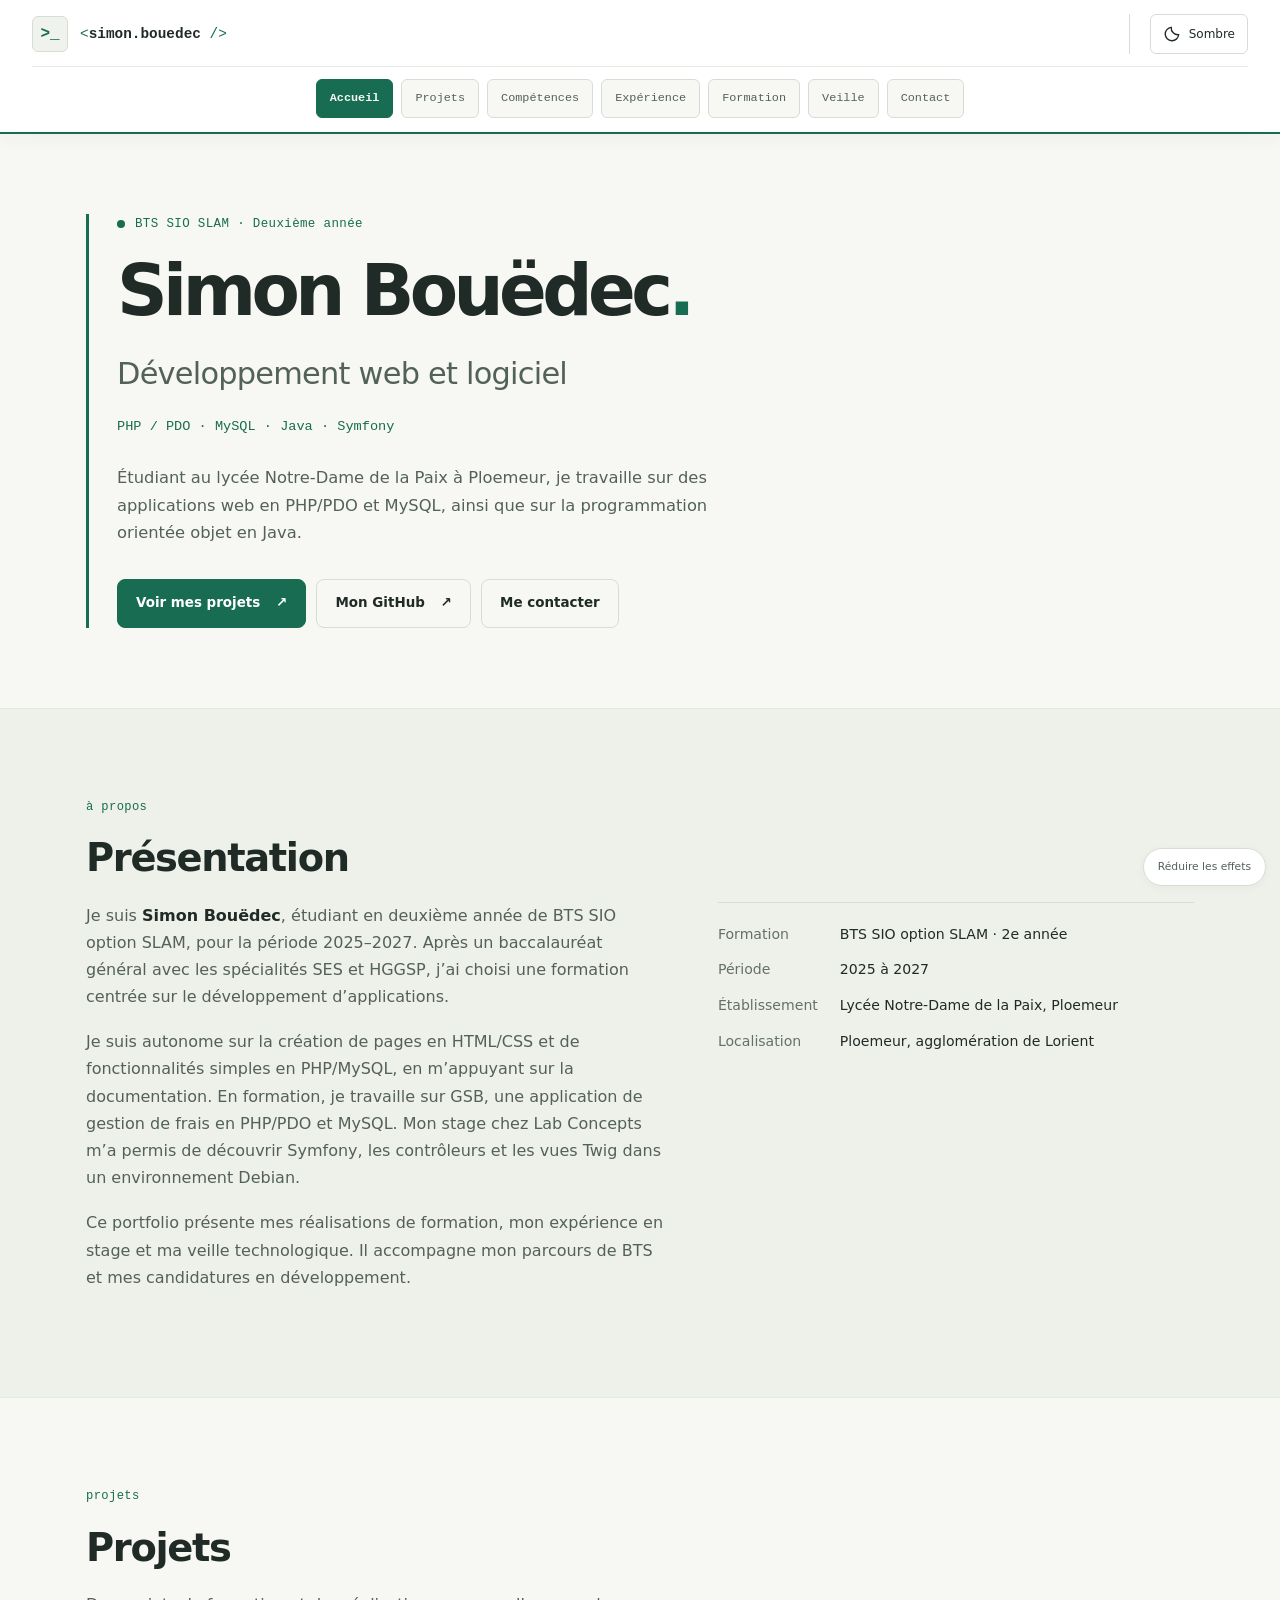
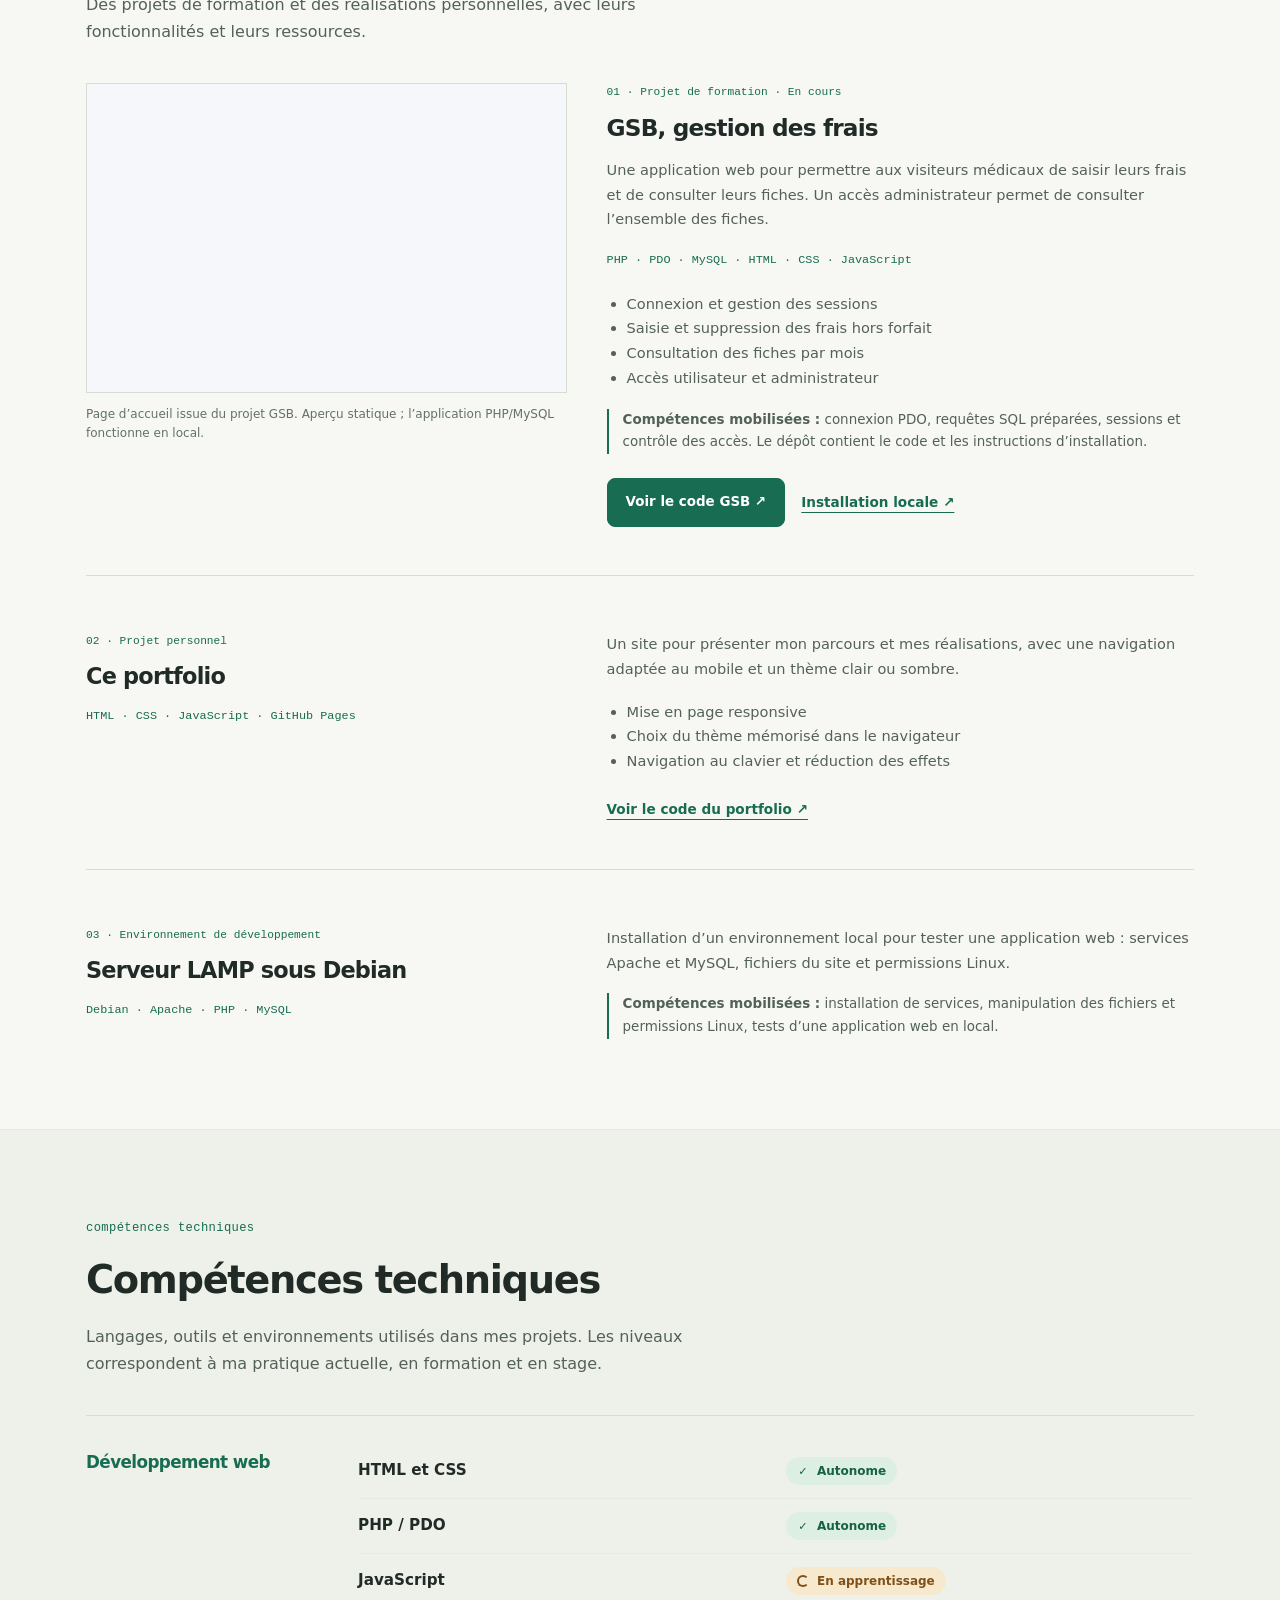
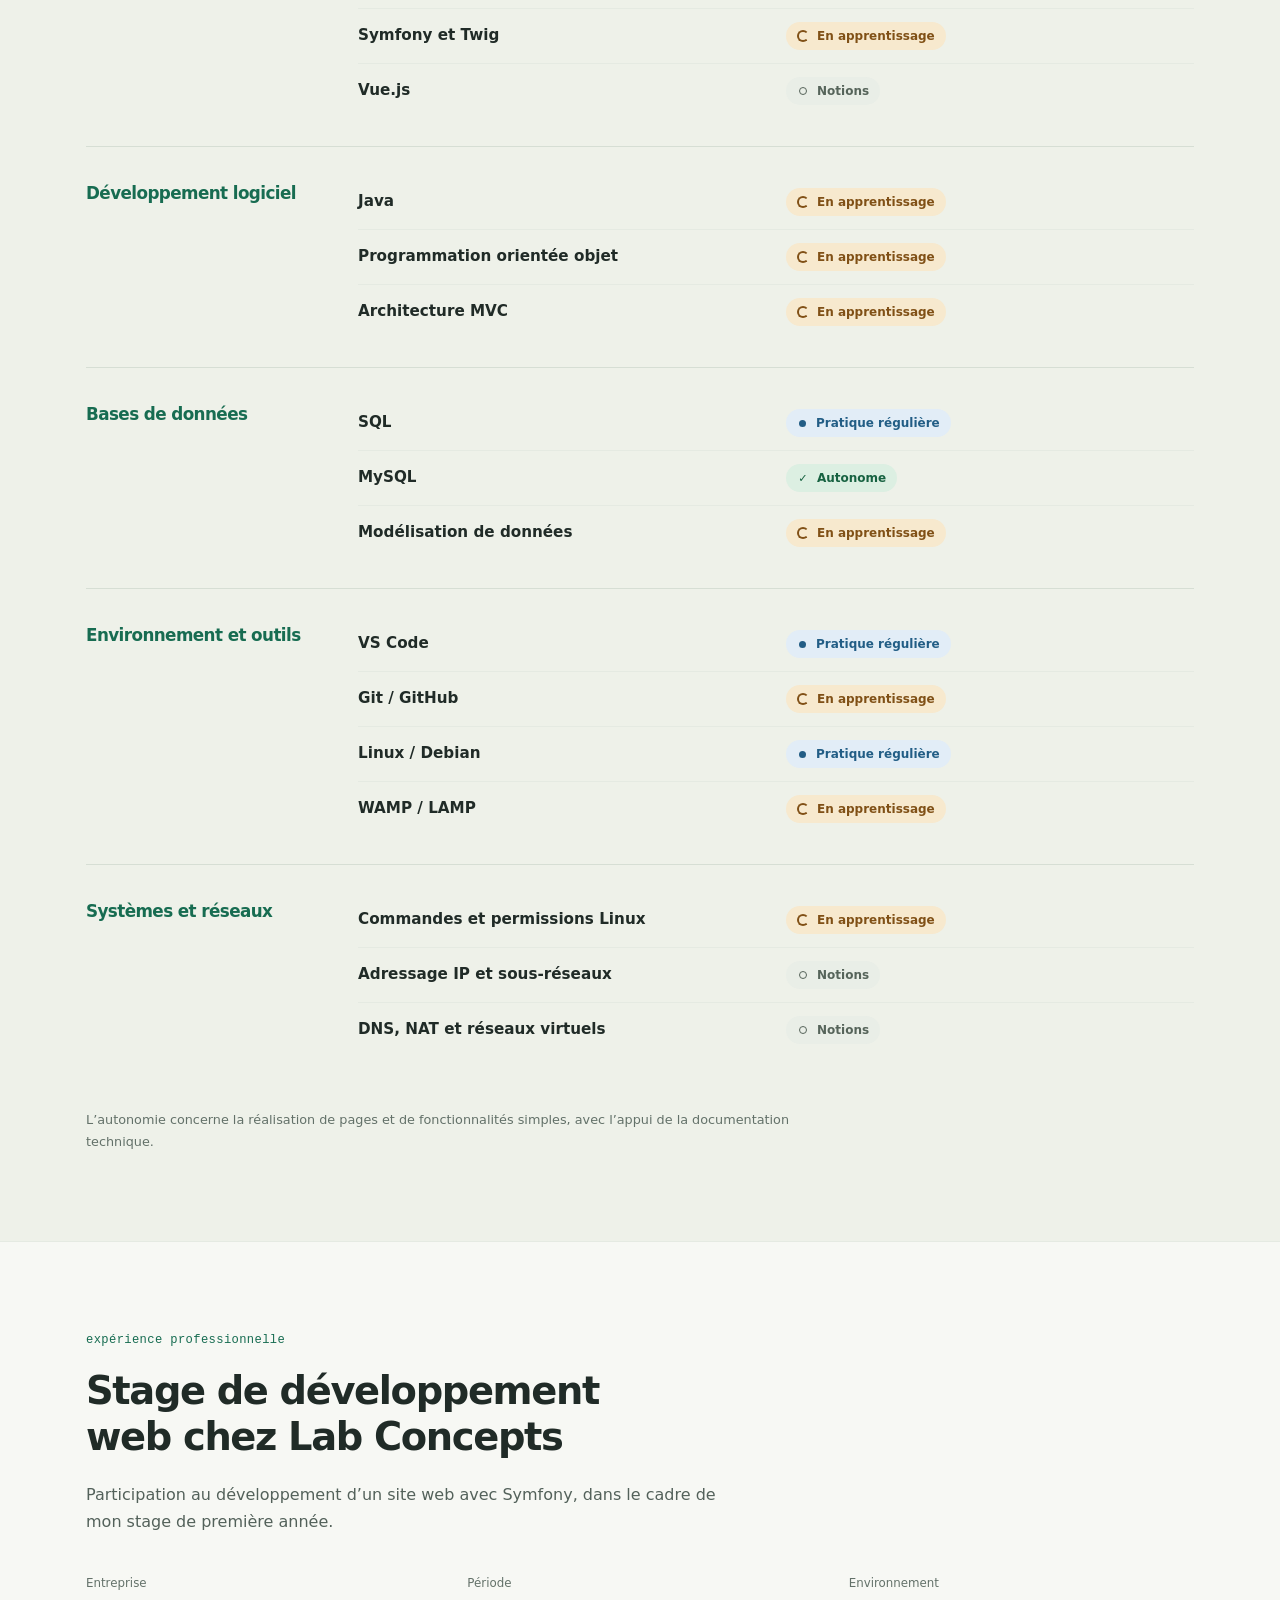
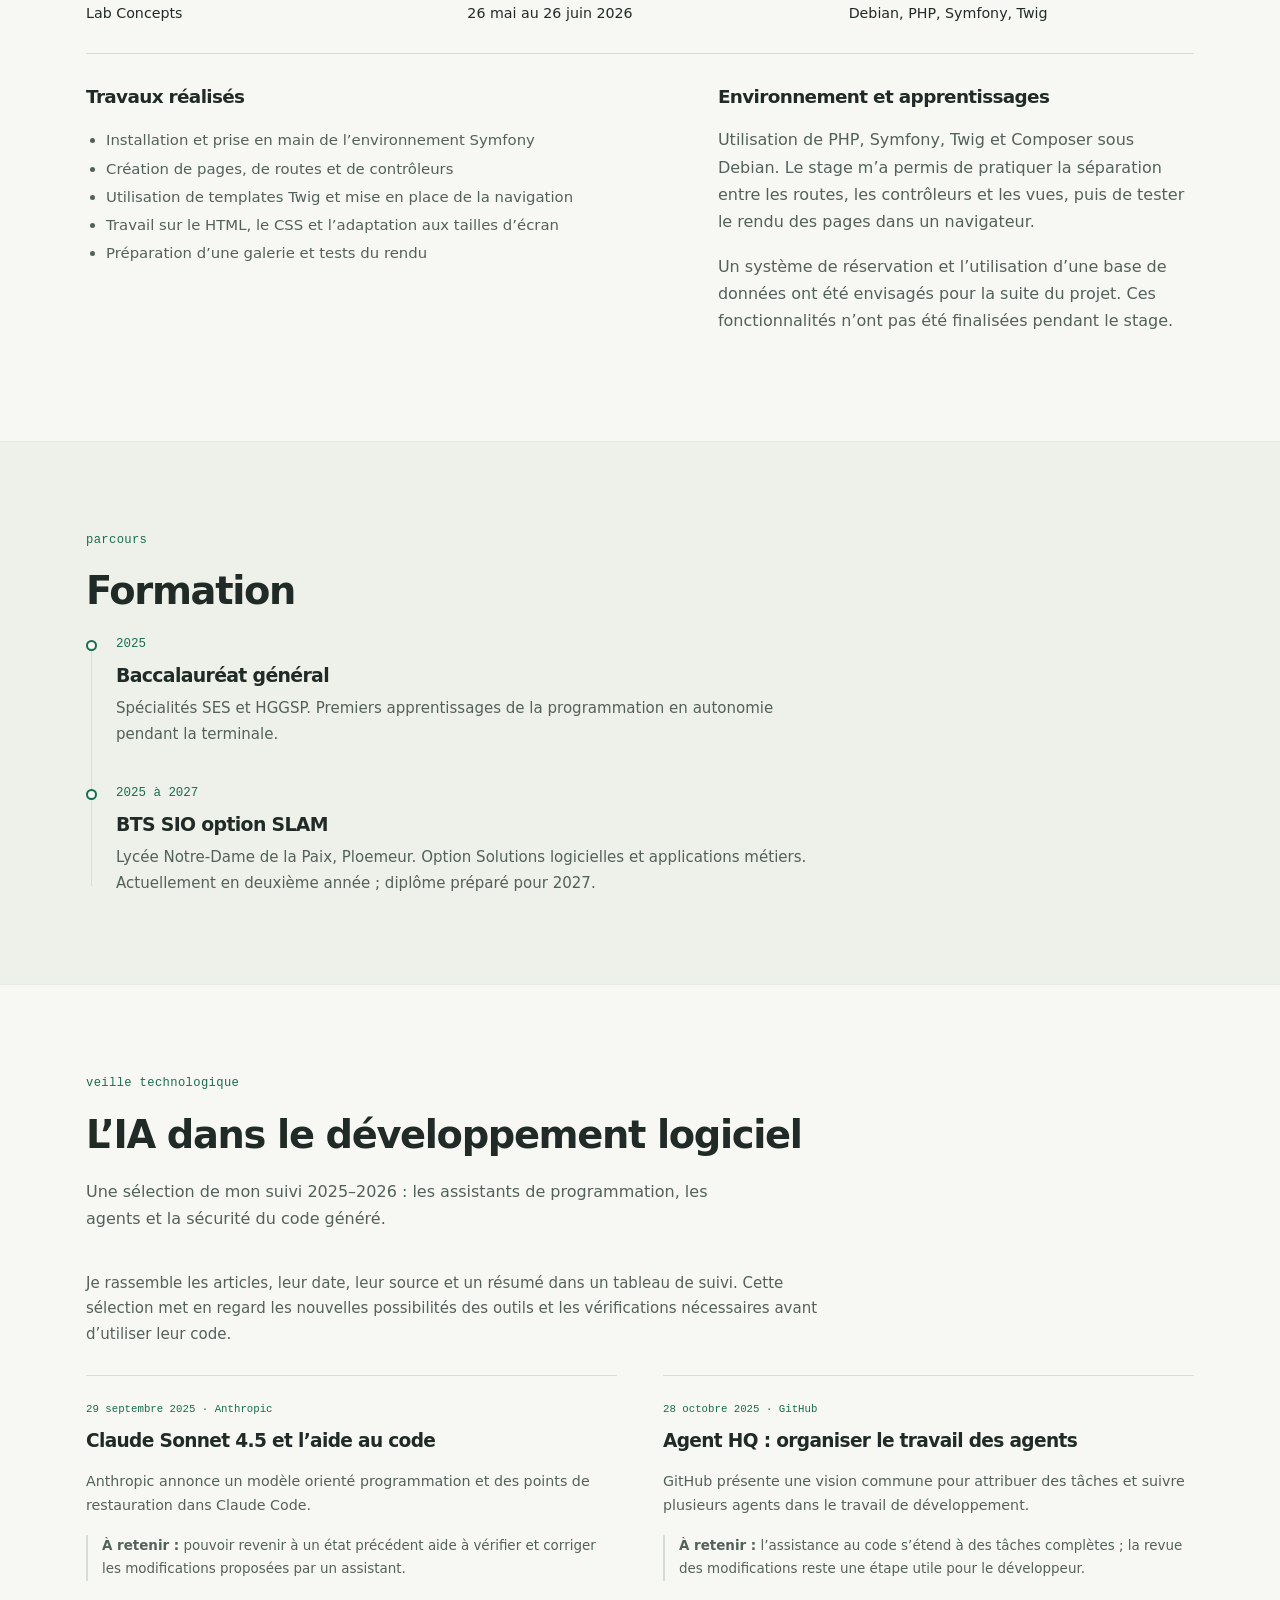
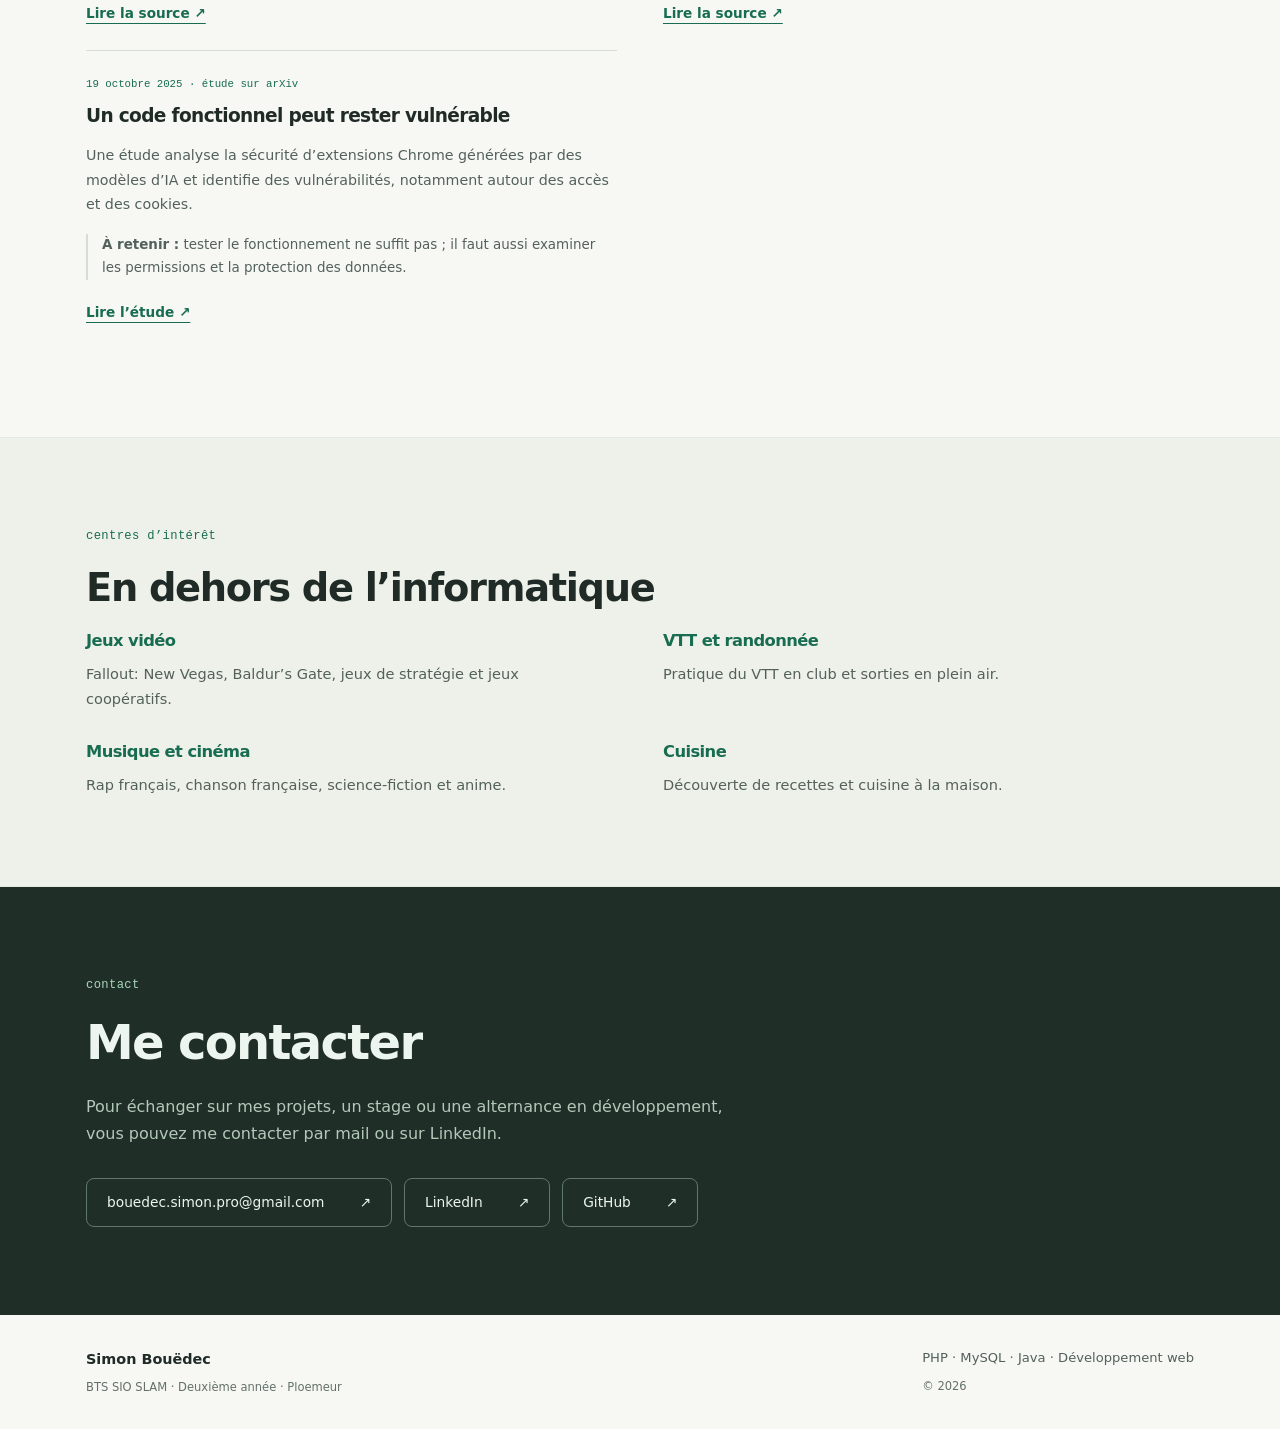
<file: index.html>
<!DOCTYPE html>
<html lang="fr">
<head>
<meta charset="UTF-8">
<meta name="viewport" content="width=device-width, initial-scale=1.0">
<title>Simon Bouëdec — BTS SIO SLAM | Portfolio</title>
<meta name="description" content="Simon Bouëdec, étudiant en deuxième année de BTS SIO SLAM à Ploemeur. Projets PHP/PDO et MySQL, stage Symfony et développement Java.">
<script src="js/theme.js"></script>
<link rel="stylesheet" href="css/style.css?v=20261001-pro">
</head>
<body>

<a class="skip-link" href="#contenu">Aller au contenu</a>

<header id="site-header">
  <a href="#accueil" class="logo" aria-label="Simon Bouëdec, accueil"><span class="terminal-symbol" aria-hidden="true">&gt;_</span><span><span class="logo-bracket" aria-hidden="true">&lt;</span>simon.bouedec<span class="logo-bracket" aria-hidden="true"> /&gt;</span></span></a>
  <nav aria-label="Navigation principale">
    <ul>
      <li><a href="#accueil" aria-current="location">Accueil</a></li>
      <li><a href="#projets">Projets</a></li>
      <li><a href="#competences">Compétences</a></li>
      <li><a href="#stage">Expérience</a></li>
      <li><a href="#parcours">Formation</a></li>
      <li><a href="#veille">Veille</a></li>
      <li><a href="#contact">Contact</a></li>
    </ul>
  </nav>
  <div class="header-actions">
    <button class="theme-toggle" id="theme-toggle" type="button" aria-label="Passer au thème sombre" aria-pressed="false">
      <svg class="theme-moon" viewBox="0 0 24 24" width="18" height="18" fill="none" stroke="currentColor" stroke-width="1.8" aria-hidden="true"><path d="M20.9 13A9 9 0 0 1 11 3.1 9 9 0 1 0 20.9 13Z"/></svg>
      <svg class="theme-sun" viewBox="0 0 24 24" width="18" height="18" fill="none" stroke="currentColor" stroke-width="1.8" aria-hidden="true"><circle cx="12" cy="12" r="4"/><path d="M12 2v2m0 16v2M2 12h2m16 0h2M5 5l1.5 1.5m11 11L19 19M5 19l1.5-1.5m11-11L19 5"/></svg>
      <span class="theme-label">Sombre</span>
    </button>
    <button class="burger" id="burger" type="button" aria-label="Ouvrir le menu" aria-expanded="false" aria-controls="mobile-nav"><span></span><span></span><span></span></button>
  </div>
</header>

<nav class="mobile-nav" id="mobile-nav" aria-label="Navigation mobile" inert>
  <a href="#accueil">Accueil</a>
  <a href="#projets">Projets</a>
  <a href="#competences">Compétences</a>
  <a href="#stage">Expérience</a>
  <a href="#parcours">Formation</a>
  <a href="#veille">Veille</a>
  <a href="#contact">Contact</a>
</nav>

<main id="contenu">
<section class="hero" id="accueil">
  <div class="wrap hero-inner hero-text-only">
    <div class="hero-copy">
    <div class="hero-eyebrow"><span class="status-dot" aria-hidden="true"></span> BTS SIO SLAM · Deuxième année</div>
    <h1>Simon Bouëdec<span class="hero-period">.</span></h1>
    <p class="hero-speciality">Développement web et logiciel</p>
    <div class="stack-line">PHP / PDO · MySQL · Java · Symfony</div>
    <p class="tagline">Étudiant au lycée Notre-Dame de la Paix à Ploemeur, je travaille sur des applications web en PHP/PDO et MySQL, ainsi que sur la programmation orientée objet en Java.</p>
    <div class="hero-cta">
      <a href="#projets" class="btn btn-primary">Voir mes projets <span aria-hidden="true">↗</span></a>
      <a href="https://github.com/Bouedec-simon-portfolio" class="btn btn-ghost" target="_blank" rel="noopener noreferrer">Mon GitHub <span aria-hidden="true">↗</span></a>
      <a href="#contact" class="btn btn-ghost">Me contacter</a>
    </div>
    </div>
  </div>
</section>

<section id="apropos">
  <div class="wrap">
    <div class="eyebrow">à propos</div>
    <h2 class="section-title">Présentation</h2>
    <div class="about-grid">
      <div class="about-text">
        <p>Je suis <span class="name">Simon Bouëdec</span>, étudiant en deuxième année de BTS SIO option SLAM, pour la période 2025–2027. Après un baccalauréat général avec les spécialités SES et HGGSP, j’ai choisi une formation centrée sur le développement d’applications.</p>
        <p>Je suis autonome sur la création de pages en HTML/CSS et de fonctionnalités simples en PHP/MySQL, en m’appuyant sur la documentation. En formation, je travaille sur GSB, une application de gestion de frais en PHP/PDO et MySQL. Mon stage chez Lab Concepts m’a permis de découvrir Symfony, les contrôleurs et les vues Twig dans un environnement Debian.</p>
        <p>Ce portfolio présente mes réalisations de formation, mon expérience en stage et ma veille technologique. Il accompagne mon parcours de BTS et mes candidatures en développement.</p>
      </div>
      <div class="about-card">
        <dl>
          <dt>Formation</dt><dd>BTS SIO option SLAM · 2e année</dd>
          <dt>Période</dt><dd>2025 à 2027</dd>
          <dt>Établissement</dt><dd>Lycée Notre-Dame de la Paix, Ploemeur</dd>
          <dt>Localisation</dt><dd>Ploemeur, agglomération de Lorient</dd>
        </dl>
      </div>
    </div>
  </div>
</section>

<section id="projets">
  <div class="wrap">
    <div class="eyebrow">projets</div>
    <h2 class="section-title">Projets</h2>
    <p class="section-lede">Des projets de formation et des réalisations personnelles, avec leurs fonctionnalités et leurs ressources.</p>
    <article class="project">
      <figure class="project-figure">
        <div class="project-media gsb-preview"><iframe src="assets/gsb-apercu.html" title="Aperçu de la page d’accueil GSB" loading="lazy" sandbox inert tabindex="-1" aria-hidden="true"></iframe></div>
        <figcaption>Page d’accueil issue du projet GSB. Aperçu statique ; l’application PHP/MySQL fonctionne en local.</figcaption>
      </figure>
      <div class="project-content">
        <span class="tag">01 · Projet de formation · En cours</span>
        <h3>GSB, gestion des frais</h3>
        <p>Une application web pour permettre aux visiteurs médicaux de saisir leurs frais et de consulter leurs fiches. Un accès administrateur permet de consulter l’ensemble des fiches.</p>
        <div class="project-stack">PHP · PDO · MySQL · HTML · CSS · JavaScript</div>
        <ul><li>Connexion et gestion des sessions</li><li>Saisie et suppression des frais hors forfait</li><li>Consultation des fiches par mois</li><li>Accès utilisateur et administrateur</li></ul>
        <div class="goal-box"><strong>Compétences mobilisées :</strong> connexion PDO, requêtes SQL préparées, sessions et contrôle des accès. Le dépôt contient le code et les instructions d’installation.</div>
        <div class="project-links"><a class="btn btn-primary" href="https://github.com/Bouedec-simon-portfolio/GSB-Projet-1-2TSIO-BDC" target="_blank" rel="noopener noreferrer">Voir le code GSB ↗</a><a class="text-link" href="https://github.com/Bouedec-simon-portfolio/GSB-Projet-1-2TSIO-BDC#installation-locale-avec-wamp" target="_blank" rel="noopener noreferrer">Installation locale ↗</a></div>
      </div>
    </article>
    <article class="project project-text">
      <div class="project-summary"><span class="tag">02 · Projet personnel</span><h3>Ce portfolio</h3><div class="project-stack">HTML · CSS · JavaScript · GitHub Pages</div></div>
      <div class="project-content"><p>Un site pour présenter mon parcours et mes réalisations, avec une navigation adaptée au mobile et un thème clair ou sombre.</p><ul><li>Mise en page responsive</li><li>Choix du thème mémorisé dans le navigateur</li><li>Navigation au clavier et réduction des effets</li></ul><div class="project-links"><a class="text-link" href="https://github.com/Bouedec-simon-portfolio/Bouedec-Simon-portfolio.github.io" target="_blank" rel="noopener noreferrer">Voir le code du portfolio ↗</a></div></div>
    </article>
    <article class="project project-text">
      <div class="project-summary"><span class="tag">03 · Environnement de développement</span><h3>Serveur LAMP sous Debian</h3><div class="project-stack">Debian · Apache · PHP · MySQL</div></div>
      <div class="project-content"><p>Installation d’un environnement local pour tester une application web : services Apache et MySQL, fichiers du site et permissions Linux.</p><div class="goal-box"><strong>Compétences mobilisées :</strong> installation de services, manipulation des fichiers et permissions Linux, tests d’une application web en local.</div></div>
    </article>
  </div>
</section>

<section id="competences">
  <div class="wrap">
    <div class="eyebrow">compétences techniques</div><h2 class="section-title">Compétences techniques</h2><p class="section-lede">Langages, outils et environnements utilisés dans mes projets. Les niveaux correspondent à ma pratique actuelle, en formation et en stage.</p><div class="skill-groups"><div class="skill-group"><h3>Développement web</h3><dl class="skill-list"><div class="skill-row"><dt>HTML et CSS</dt><dd><span class="skill-status status-acquired"><span class="status-icon" aria-hidden="true">✓</span>Autonome</span></dd></div><div class="skill-row"><dt>PHP / PDO</dt><dd><span class="skill-status status-acquired"><span class="status-icon" aria-hidden="true">✓</span>Autonome</span></dd></div><div class="skill-row"><dt>JavaScript</dt><dd><span class="skill-status status-learning"><span class="status-icon" aria-hidden="true"></span>En apprentissage</span></dd></div><div class="skill-row"><dt>Symfony et Twig</dt><dd><span class="skill-status status-learning"><span class="status-icon" aria-hidden="true"></span>En apprentissage</span></dd></div><div class="skill-row"><dt>Vue.js</dt><dd><span class="skill-status status-basics"><span class="status-icon" aria-hidden="true"></span>Notions</span></dd></div></dl></div><div class="skill-group"><h3>Développement logiciel</h3><dl class="skill-list"><div class="skill-row"><dt>Java</dt><dd><span class="skill-status status-learning"><span class="status-icon" aria-hidden="true"></span>En apprentissage</span></dd></div><div class="skill-row"><dt>Programmation orientée objet</dt><dd><span class="skill-status status-learning"><span class="status-icon" aria-hidden="true"></span>En apprentissage</span></dd></div><div class="skill-row"><dt>Architecture MVC</dt><dd><span class="skill-status status-learning"><span class="status-icon" aria-hidden="true"></span>En apprentissage</span></dd></div></dl></div><div class="skill-group"><h3>Bases de données</h3><dl class="skill-list"><div class="skill-row"><dt>SQL</dt><dd><span class="skill-status status-practice"><span class="status-icon" aria-hidden="true"></span>Pratique régulière</span></dd></div><div class="skill-row"><dt>MySQL</dt><dd><span class="skill-status status-acquired"><span class="status-icon" aria-hidden="true">✓</span>Autonome</span></dd></div><div class="skill-row"><dt>Modélisation de données</dt><dd><span class="skill-status status-learning"><span class="status-icon" aria-hidden="true"></span>En apprentissage</span></dd></div></dl></div><div class="skill-group"><h3>Environnement et outils</h3><dl class="skill-list"><div class="skill-row"><dt>VS Code</dt><dd><span class="skill-status status-practice"><span class="status-icon" aria-hidden="true"></span>Pratique régulière</span></dd></div><div class="skill-row"><dt>Git / GitHub</dt><dd><span class="skill-status status-learning"><span class="status-icon" aria-hidden="true"></span>En apprentissage</span></dd></div><div class="skill-row"><dt>Linux / Debian</dt><dd><span class="skill-status status-practice"><span class="status-icon" aria-hidden="true"></span>Pratique régulière</span></dd></div><div class="skill-row"><dt>WAMP / LAMP</dt><dd><span class="skill-status status-learning"><span class="status-icon" aria-hidden="true"></span>En apprentissage</span></dd></div></dl></div><div class="skill-group"><h3>Systèmes et réseaux</h3><dl class="skill-list"><div class="skill-row"><dt>Commandes et permissions Linux</dt><dd><span class="skill-status status-learning"><span class="status-icon" aria-hidden="true"></span>En apprentissage</span></dd></div><div class="skill-row"><dt>Adressage IP et sous-réseaux</dt><dd><span class="skill-status status-basics"><span class="status-icon" aria-hidden="true"></span>Notions</span></dd></div><div class="skill-row"><dt>DNS, NAT et réseaux virtuels</dt><dd><span class="skill-status status-basics"><span class="status-icon" aria-hidden="true"></span>Notions</span></dd></div></dl></div></div>
    <p class="skill-note">L’autonomie concerne la réalisation de pages et de fonctionnalités simples, avec l’appui de la documentation technique.</p>
  </div>
</section>

<section id="stage">
  <div class="wrap">
    <div class="eyebrow">expérience professionnelle</div>
    <h2 class="section-title">Stage de développement web chez Lab Concepts</h2>
    <p class="section-lede">Participation au développement d’un site web avec Symfony, dans le cadre de mon stage de première année.</p>
    <dl class="stage-meta"><div><dt>Entreprise</dt><dd>Lab Concepts</dd></div><div><dt>Période</dt><dd><time datetime="2026-05-26">26 mai</time> au <time datetime="2026-06-26">26 juin 2026</time></dd></div><div><dt>Environnement</dt><dd>Debian, PHP, Symfony, Twig</dd></div></dl>
    <div class="about-grid">
      <div class="about-text"><h3>Travaux réalisés</h3><ul class="experience-list"><li>Installation et prise en main de l’environnement Symfony</li><li>Création de pages, de routes et de contrôleurs</li><li>Utilisation de templates Twig et mise en place de la navigation</li><li>Travail sur le HTML, le CSS et l’adaptation aux tailles d’écran</li><li>Préparation d’une galerie et tests du rendu</li></ul></div>
      <div class="about-text"><h3>Environnement et apprentissages</h3><p>Utilisation de PHP, Symfony, Twig et Composer sous Debian. Le stage m’a permis de pratiquer la séparation entre les routes, les contrôleurs et les vues, puis de tester le rendu des pages dans un navigateur.</p><p>Un système de réservation et l’utilisation d’une base de données ont été envisagés pour la suite du projet. Ces fonctionnalités n’ont pas été finalisées pendant le stage.</p></div>
    </div>
  </div>
</section>

<section id="parcours">
  <div class="wrap">
    <div class="eyebrow">parcours</div>
    <h2 class="section-title">Formation</h2>
    <div class="timeline">
      <div class="t-item"><div class="t-dot"></div><div class="t-year">2025</div><h3 class="t-title">Baccalauréat général</h3><p>Spécialités SES et HGGSP. Premiers apprentissages de la programmation en autonomie pendant la terminale.</p></div>
      <div class="t-item"><div class="t-dot"></div><div class="t-year">2025 à 2027</div><h3 class="t-title">BTS SIO option SLAM</h3><p>Lycée Notre-Dame de la Paix, Ploemeur. Option Solutions logicielles et applications métiers. Actuellement en deuxième année ; diplôme préparé pour 2027.</p></div>
      </div>
  </div>
</section>

<section id="veille">
  <div class="wrap">
    <div class="eyebrow">veille technologique</div>
    <h2 class="section-title">L’IA dans le développement logiciel</h2>
    <p class="section-lede">Une sélection de mon suivi 2025–2026 : les assistants de programmation, les agents et la sécurité du code généré.</p>
    <div class="veille-method"><p>Je rassemble les articles, leur date, leur source et un résumé dans un tableau de suivi. Cette sélection met en regard les nouvelles possibilités des outils et les vérifications nécessaires avant d’utiliser leur code.</p></div>
    <div class="veille-grid">
      <article class="veille-card"><div class="veille-date"><time datetime="2025-09-29">29 septembre 2025</time> · Anthropic</div><h3>Claude Sonnet 4.5 et l’aide au code</h3><p>Anthropic annonce un modèle orienté programmation et des points de restauration dans Claude Code.</p><p class="veille-takeaway"><strong>À retenir :</strong> pouvoir revenir à un état précédent aide à vérifier et corriger les modifications proposées par un assistant.</p><a class="text-link" href="https://www.anthropic.com/news/claude-sonnet-4-5" target="_blank" rel="noopener noreferrer">Lire la source ↗</a></article>
      <article class="veille-card"><div class="veille-date"><time datetime="2025-10-28">28 octobre 2025</time> · GitHub</div><h3>Agent HQ : organiser le travail des agents</h3><p>GitHub présente une vision commune pour attribuer des tâches et suivre plusieurs agents dans le travail de développement.</p><p class="veille-takeaway"><strong>À retenir :</strong> l’assistance au code s’étend à des tâches complètes ; la revue des modifications reste une étape utile pour le développeur.</p><a class="text-link" href="https://github.blog/news-insights/company-news/welcome-home-agents/" target="_blank" rel="noopener noreferrer">Lire la source ↗</a></article>
      <article class="veille-card"><div class="veille-date"><time datetime="2025-10-19">19 octobre 2025</time> · étude sur arXiv</div><h3>Un code fonctionnel peut rester vulnérable</h3><p>Une étude analyse la sécurité d’extensions Chrome générées par des modèles d’IA et identifie des vulnérabilités, notamment autour des accès et des cookies.</p><p class="veille-takeaway"><strong>À retenir :</strong> tester le fonctionnement ne suffit pas ; il faut aussi examiner les permissions et la protection des données.</p><a class="text-link" href="https://arxiv.org/abs/2510.16823" target="_blank" rel="noopener noreferrer">Lire l’étude ↗</a></article>
    </div>
  </div>
</section>

<section id="interets">
  <div class="wrap">
    <div class="eyebrow">centres d’intérêt</div><h2 class="section-title">En dehors de l’informatique</h2><div class="interest-grid"><div class="interest-card"><h3>Jeux vidéo</h3><p>Fallout: New Vegas, Baldur’s Gate, jeux de stratégie et jeux coopératifs.</p></div><div class="interest-card"><h3>VTT et randonnée</h3><p>Pratique du VTT en club et sorties en plein air.</p></div><div class="interest-card"><h3>Musique et cinéma</h3><p>Rap français, chanson française, science-fiction et anime.</p></div><div class="interest-card"><h3>Cuisine</h3><p>Découverte de recettes et cuisine à la maison.</p></div></div>
  </div>
</section>

<section id="contact">
  <div class="wrap contact-inner">
    <div class="eyebrow">contact</div>
    <h2 class="reveal">Me contacter</h2>
    <p class="reveal">Pour échanger sur mes projets, un stage ou une alternance en développement, vous pouvez me contacter par mail ou sur LinkedIn.</p>
    <div class="contact-links reveal">
      <a href="mailto:bouedec.simon.pro@gmail.com">bouedec.simon.pro@gmail.com <span aria-hidden="true">↗</span></a>
      <a href="https://www.linkedin.com/in/simon-bouedec-52616838a/" target="_blank" rel="noopener noreferrer">LinkedIn <span aria-hidden="true">↗</span></a>
      <a href="https://github.com/Bouedec-simon-portfolio" target="_blank" rel="noopener noreferrer">GitHub <span aria-hidden="true">↗</span></a>
    </div>
  </div>
</section>

</main>

<footer>
  <div class="wrap footer-inner">
    <div>
      <div class="f-name">Simon Bouëdec</div>
      <div class="f-sub">BTS SIO SLAM · Deuxième année · Ploemeur</div>
    </div>
    <div>
      <div class="f-quote">PHP · MySQL · Java · Développement web</div>
      <div class="f-year" style="margin-top:8px;">© 2026</div>
    </div>
  </div>
</footer>

<button class="a11y-toggle" id="a11y-toggle">Réduire les animations</button>

<script src="js/script.js?v=20261001-pro" defer></script>


</body>
</html>
</file>
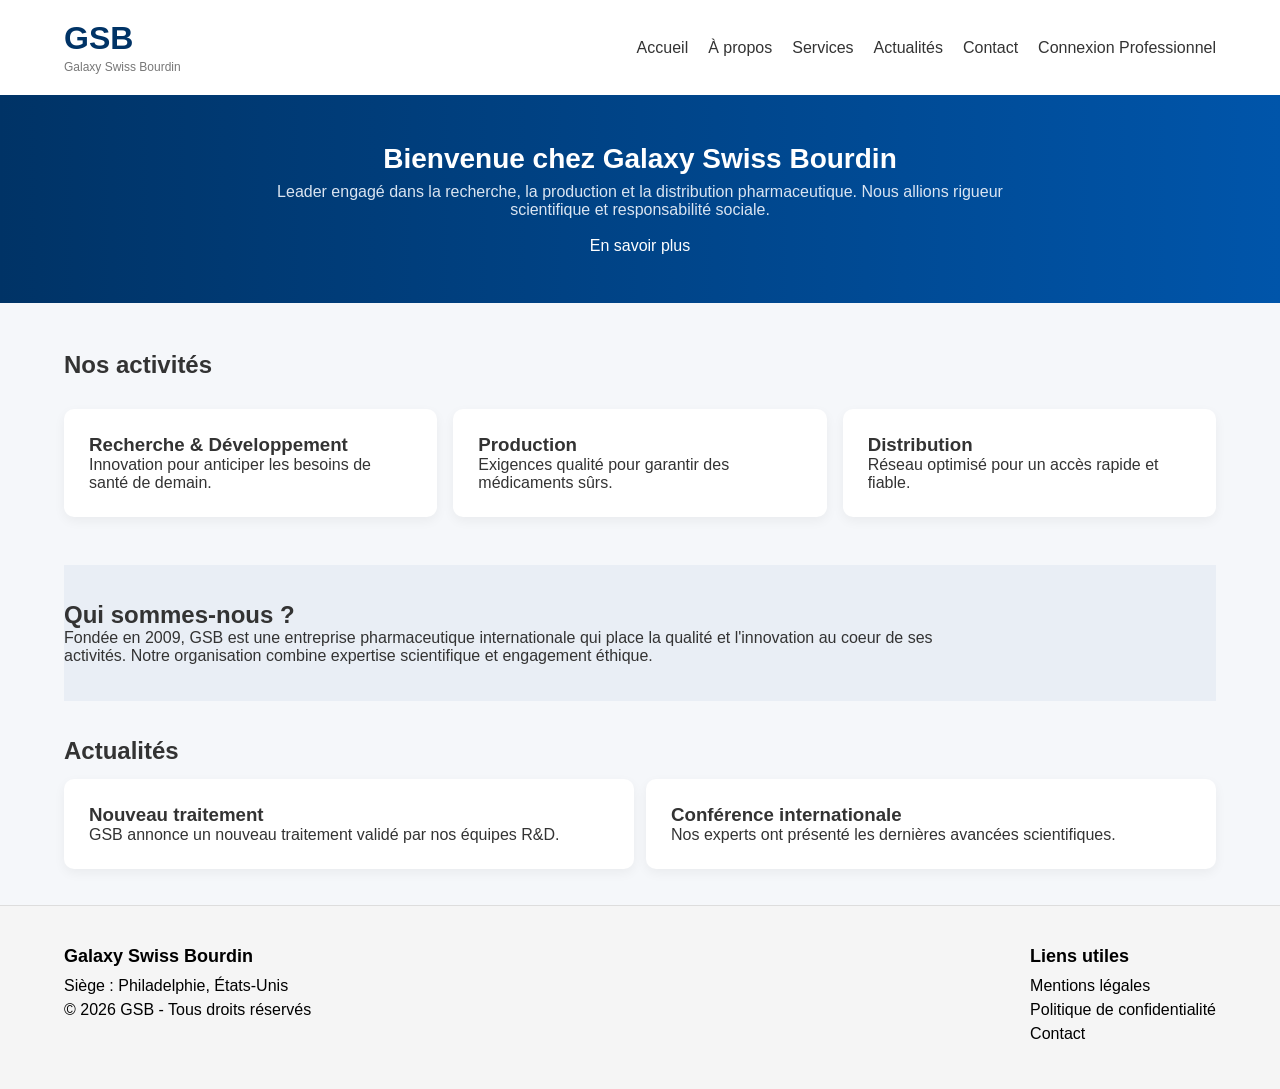
<file: assets/gsb-apercu.html>
<!DOCTYPE html>
<html lang="fr">
<head>
    <meta charset="UTF-8">
    <title>GSB - Galaxy Swiss Bourdin</title>
    <meta name="viewport" content="width=device-width, initial-scale=1.0"><style>* {
    margin: 0;
    padding: 0;
    box-sizing: border-box;
    font-family: Arial, Helvetica, sans-serif;
}

body {
    background-color: #f5f7fa;
    color: #333;
}

.container {
    width: 90%;
    max-width: 1200px;
    margin: auto;
}

header {
    background: white;
    padding: 20px 0;
    box-shadow: 0 2px 8px rgba(0,0,0,0.05);
}

.nav {
    display: flex;
    justify-content: space-between;
    align-items: center;
}

.logo h1 {
    color: #003366;
}

.logo span {
    font-size: 12px;
    color: #777;
}

nav ul {
    list-style: none;
    display: flex;
    gap: 20px;
}

nav a {
    text-decoration: none;
    color: #003366;
    font-weight: 500;
}

.btn-login {
    background: #ff7a00;
    color: white;
    padding: 8px 15px;
    border-radius: 5px;
}

.hero {
    background: linear-gradient(to right, #003366, #0055aa);
    color: white;
    padding: 80px 0;
    text-align: center;
}

.hero h2 {
    font-size: 36px;
    margin-bottom: 20px;
}

.hero p {
    margin-bottom: 30px;
}

.btn-primary {
    background: #ff7a00;
    padding: 12px 25px;
    color: white;
    text-decoration: none;
    border-radius: 5px;
}

.services {
    padding: 60px 0;
}

.cards {
    display: flex;
    gap: 20px;
    margin-top: 30px;
}

.card {
    background: white;
    padding: 25px;
    border-radius: 10px;
    flex: 1;
    box-shadow: 0 4px 12px rgba(0,0,0,0.05);
}

.about {
    background: #e9eef5;
    padding: 60px 0;
    text-align: center;
}

.news {
    padding: 60px 0;
}

footer {
    background: linear-gradient(to right, #003366, #0055aa);
    color: black;
    padding: 40px 0;
}

.footer-content {
    display: flex;
    justify-content: space-between;
    align-items: flex-start;
    gap: 30px;
    flex-wrap: wrap;
}

footer h4 {
    margin-bottom: 10px;
    font-size: 18px;
}

footer p {
    margin-bottom: 6px;
}

footer ul {
    list-style: none;
    padding: 0;
}

footer ul li {
    margin-bottom: 6px;
}

footer a {
    color: black;
    text-decoration: none;
}

footer a:hover {
    text-decoration: underline;
}</style>
    <style>
      html { height: 100%; }
      body { display: flex; flex-direction: column; min-height: 100vh; margin: 0; }
      footer { margin-top: auto; background: #f5f5f5; border-top: 1px solid #ddd; }
    </style>
</head>
<body>

<header>
    <div class="container nav">
        <div class="logo">
            <h1>GSB</h1>
            <span>Galaxy Swiss Bourdin</span>
        </div>
        <nav>
            <ul>
                <li><span>Accueil</span></li>
                <li><span>À propos</span></li>
                <li><span>Services</span></li>
                <li><span>Actualités</span></li>
                <li><span>Contact</span></li>
                <li><span>Connexion Professionnel</span></li>
            </ul>
        </nav>
    </div>
</header>

<section class="hero" style="padding:48px 0;">
    <div class="container">
        <h2 style="font-size:28px; margin-bottom:8px;">Bienvenue chez Galaxy Swiss Bourdin</h2>
        <p style="max-width:760px; margin:0 auto 18px; color:#e6eef8; opacity:0.95;">Leader engagé dans la recherche, la production et la distribution pharmaceutique. Nous allions rigueur scientifique et responsabilité sociale.</p>
        <div style="display:flex; justify-content:center;"><span>En savoir plus</span></div>
    </div>
</section>

<section class="services container" style="padding:48px 0;">
    <h2 style="margin-bottom:18px;">Nos activités</h2>
    <div class="cards" style="gap:16px;">
        <div class="card">
            <h3>Recherche & Développement</h3>
            <p>Innovation pour anticiper les besoins de santé de demain.</p>
        </div>
        <div class="card">
            <h3>Production</h3>
            <p>Exigences qualité pour garantir des médicaments sûrs.</p>
        </div>
        <div class="card">
            <h3>Distribution</h3>
            <p>Réseau optimisé pour un accès rapide et fiable.</p>
        </div>
    </div>
</section>

<section class="about container" style="padding:36px 0; text-align:left;">
    <h2>Qui sommes-nous ?</h2>
    <p style="max-width:900px;">Fondée en 2009, GSB est une entreprise pharmaceutique internationale qui place la qualité et l'innovation au coeur de ses activités. Notre organisation combine expertise scientifique et engagement éthique.</p>
</section>

<section class="news container" style="padding:36px 0;">
    <h2>Actualités</h2>
    <div class="cards" style="gap:12px; margin-top:14px;">
        <div class="card">
            <h3>Nouveau traitement</h3>
            <p>GSB annonce un nouveau traitement validé par nos équipes R&amp;D.</p>
        </div>
        <div class="card">
            <h3>Conférence internationale</h3>
            <p>Nos experts ont présenté les dernières avancées scientifiques.</p>
        </div>
    </div>
</section>

<footer>
    <div class="container footer-content">
        <div>
            <h4>Galaxy Swiss Bourdin</h4>
            <p>Siège : Philadelphie, États-Unis</p>
            <p>© 2026 GSB - Tous droits réservés</p>
        </div>

        <div>
            <h4>Liens utiles</h4>
            <ul>
                <li><span>Mentions légales</span></li>
                <li><span>Politique de confidentialité</span></li>
                <li><span>Contact</span></li>
            </ul>
        </div>
    </div>


</footer>
</body>
</html>
</file>
<file: css/style.css>
:root {
  --bg-0:#f7f8f4; --bg-1:#eef1e9; --paper:#fff; --paper-2:#f0f3ed; --paper-3:#e7ece4;
  --ink:#202b27; --ink-soft:#53615a; --ink-faint:#637169; --line:#d6ded4; --line-soft:#e5eae2;
  --brick:#176c51; --brick-soft:#d7eddf; --teal:#176c51; --ochre:#735d36;
  --radius-s:10px; --radius-m:18px; --serif:Inter,ui-sans-serif,system-ui,-apple-system,BlinkMacSystemFont,"Segoe UI",sans-serif;
  --mono:ui-monospace,SFMono-Regular,Consolas,"Liberation Mono",monospace; --hand:var(--serif);
}
*{box-sizing:border-box;margin:0;padding:0}
html{scroll-behavior:smooth;scroll-padding-top:100px;background:var(--bg-0)}
body{font-family:var(--serif);color:var(--ink);background:var(--bg-0);font-size:16px;line-height:1.7}
a{color:inherit;text-decoration:none}button{font:inherit}::selection{background:var(--brick-soft);color:var(--ink)}
a:focus-visible,button:focus-visible{outline:3px solid var(--brick);outline-offset:5px}
.skip-link{position:fixed;top:10px;left:10px;z-index:2000;background:var(--paper);padding:12px;transform:translateY(-160%)}.skip-link:focus{transform:none}
.wrap{max-width:1180px;margin:auto;padding:0 36px}
section{padding:88px 0;scroll-margin-top:20px}
section:not(.hero){border-top:1px solid var(--line-soft)}
section:nth-of-type(even){background:var(--bg-1)}
h1,h2,h3,h4{font-weight:650;line-height:1.2;letter-spacing:-.035em;text-wrap:balance}
p{overflow-wrap:break-word}
.eyebrow,.hero-eyebrow{font-family:var(--mono);font-size:.76rem;color:var(--brick);margin-bottom:18px;letter-spacing:.03em}
.eyebrow{display:flex;align-items:center;gap:10px}.eyebrow::before{display:none}
.section-title{font-size:clamp(1.85rem,3vw,2.7rem);margin-bottom:20px;max-width:760px}
.section-lede{color:var(--ink-soft);max-width:630px;margin-bottom:38px;font-size:1rem}
header{position:sticky;top:0;z-index:1000;display:flex;align-items:center;justify-content:space-between;gap:28px;padding:20px 32px;background:var(--bg-0);border-bottom:1px solid var(--line)}
.logo{font-family:var(--mono);font-size:.86rem;white-space:nowrap;display:flex;align-items:center;gap:9px}
.dot,.status-dot{display:inline-block;width:8px;height:8px;background:var(--brick);border-radius:50%;flex-shrink:0}
header nav ul{display:flex;align-items:center;gap:16px;list-style:none}
header nav a{font-size:.78rem;color:var(--ink-soft);padding:8px 0;transition:color .2s}header nav a:hover,header nav a[aria-current]{color:var(--brick)}
.burger{display:none;flex-direction:column;justify-content:center;gap:5px;width:44px;height:44px;background:transparent;border:1px solid var(--line);border-radius:10px;cursor:pointer;z-index:1200}
.burger span{height:2px;width:20px;background:var(--ink);margin:0 auto}
.mobile-nav{display:none;position:fixed;top:85px;left:16px;right:16px;max-height:calc(100dvh - 110px);overflow:auto;background:var(--paper);border:1px solid var(--line);border-radius:16px;padding:14px;z-index:1050;box-shadow:0 18px 40px #20302715}
.mobile-nav.open{display:grid}.mobile-nav a{padding:9px 14px;border-radius:8px}.mobile-nav a:hover{background:var(--paper-2)}
.hero{position:relative;min-height:690px;padding:100px 0 110px;display:flex;align-items:center}
.hero-inner{display:grid;grid-template-columns:1.25fr 1fr;gap:60px;align-items:center;width:100%}
.hero-eyebrow{display:flex;align-items:center;gap:10px}.hero h1{font-size:clamp(3.1rem,5.5vw,5rem);line-height:1.08;letter-spacing:-.065em}.hero-period{color:var(--brick)}
.hero h2{font-size:clamp(1.15rem,2vw,1.55rem);font-weight:500;color:var(--ink-soft);margin-top:22px;letter-spacing:-.025em}
.stack-line{font-family:var(--mono);font-size:.77rem;color:var(--ink-faint);margin-top:20px}
.tagline{font-size:1.03rem;color:var(--ink-soft);max-width:430px;margin-top:22px}
.hero-cta{display:flex;flex-wrap:wrap;gap:10px;margin-top:32px}
.btn{display:inline-flex;align-items:center;justify-content:center;gap:16px;padding:12px 18px;font-size:.84rem;font-weight:600;border:1px solid var(--line);border-radius:8px;transition:transform .2s,background .2s}
.btn-primary{background:var(--brick);border-color:var(--brick);color:#fff}.btn-primary:hover{background:#11553f}.btn-ghost:hover{background:var(--paper-3)}.btn:hover{transform:translateY(-2px)}
.hero-tags{display:flex;flex-wrap:wrap;gap:8px;margin-top:32px;font-family:var(--mono);font-size:.68rem;color:var(--ink-faint)}.hero-tags span{padding:4px 10px;border:1px solid var(--line);border-radius:30px}.hero-tags span:last-child{border-color:transparent;padding-left:0}
.hero-code{background:#202e28;color:#edf5ef;border:1px solid #34463b;border-radius:18px;overflow:hidden;box-shadow:10px 12px 0 #dce5d8;transform:rotate(1deg)}
.code-top,.code-bottom{font-family:var(--mono);font-size:.7rem;color:#b3c9b9;padding:16px 22px;display:flex;justify-content:space-between;border-bottom:1px solid #3e5044}.code-top span:last-child{color:#aaddbd}.hero-code pre{padding:30px 22px;font-family:var(--mono);font-size:clamp(.65rem,1vw,.8rem);line-height:2;overflow:auto}.hero-code code{font-family:inherit}.code-muted{color:#a6bdad}.code-key{color:#a8d7bc}.code-string{color:#ecd19d}.code-bottom{border-bottom:0;border-top:1px solid #3e5044;justify-content:flex-start;align-items:center;gap:8px}.code-bottom .status-dot{background:#a8d7bc}
.scroll-cue{position:absolute;bottom:28px;left:max(36px,calc((100% - 1108px)/2));font-family:var(--mono);font-size:.69rem;color:var(--ink-faint)}.scroll-cue .line{display:none}
.about-grid,.sys-grid,.db-grid{display:grid;grid-template-columns:1.1fr .9fr;gap:50px;align-items:start}
.about-text p{margin-bottom:18px;color:var(--ink-soft)}.name{color:var(--ink);font-weight:650}.quote-block{border-left:3px solid var(--brick);padding-left:18px;margin-top:26px;font-size:1.06rem;color:var(--brick)}
.about-card,.slam-box,.domain-item,.project,.stage-meta>div,.step,.learned-item,.veille-card,.interest-card{background:transparent;border:0;border-radius:0}
.about-card{padding:28px;border-radius:var(--radius-m)}.about-card dl{display:grid;grid-template-columns:auto 1fr;gap:12px 22px;font-size:.88rem}.about-card dt{color:var(--ink-faint)}.about-card dd{overflow-wrap:anywhere}.about-card hr{border:0;border-top:1px solid var(--line);margin:22px 0}
.timeline{padding-left:30px;position:relative}.timeline::before{content:"";position:absolute;left:5px;top:8px;bottom:10px;width:1px;background:var(--line)}.t-item{position:relative;padding-bottom:36px}.t-item:last-child{padding-bottom:0}.t-dot{position:absolute;left:-30px;top:6px;width:11px;height:11px;border:2px solid var(--brick);border-radius:50%;background:var(--bg-0)}.future .t-dot{border-style:dashed}.t-year{font-family:var(--mono);font-size:.78rem;color:var(--brick);margin-bottom:8px}.t-title{font-size:1.18rem;font-weight:600;margin-bottom:10px}.t-item ul{padding-left:20px;color:var(--ink-soft);font-size:.92rem}
.slam-box{padding:30px;margin-bottom:24px}.acronym{display:flex;flex-wrap:wrap;gap:10px;margin-top:20px}.acronym span,.notion-list span,.interest-tags span{border:1px solid var(--line);padding:6px 12px;border-radius:30px;font-size:.77rem;background:var(--paper-2);color:var(--ink-soft)}.acronym b{color:var(--brick)}.disclaimer{font-size:.88rem;color:var(--ink-faint);margin-top:18px}
.domain-grid{display:grid;grid-template-columns:repeat(auto-fit,minmax(220px,1fr));gap:12px}.domain-item{padding:16px;font-size:.88rem;color:var(--ink-soft)}
.skill-groups{display:flex;flex-direction:column;gap:0}
.skill-group{display:grid;grid-template-columns:230px 1fr;gap:42px;padding:28px 0;border-top:1px solid var(--line)}
.skill-group h3{font-size:1.05rem;color:var(--brick);padding-top:8px}
.skill-list{margin:0;min-width:0}
.skill-row{display:grid;grid-template-columns:1fr 1fr;align-items:baseline;gap:20px;padding:10px 0;border-bottom:1px solid var(--line-soft)}
.skill-row:last-child{border-bottom:0}.skill-row dt{font-weight:600;font-size:.95rem}.skill-row dd{font-size:.83rem;color:var(--ink-soft)}
.project{display:grid;grid-template-columns:.9fr 1.1fr;overflow:hidden;margin-bottom:26px;border-radius:var(--radius-m)}.project-media{position:relative;display:flex;align-items:center;justify-content:center;min-height:300px;padding:25px;background:var(--paper-2)}.mock{width:100%;max-width:360px;border:1px solid var(--line);border-radius:10px;overflow:hidden;box-shadow:0 16px 30px #20302712}.mock-bar{padding:10px;display:flex;gap:6px;background:var(--paper-3)}.mock-bar span,.terminal-bar>span:not(.name){width:8px;height:8px;border-radius:50%;background:#a8b7a5}.mock-bar span:first-child{background:#cd998d}.mock-bar span:nth-child(2){background:#d4bc87}.mock-bar span:nth-child(3){background:#8cb498}.mock-body{padding:22px;background:var(--paper)}.mock-line{height:8px;border-radius:3px;background:var(--paper-3);margin-bottom:12px}.w60{width:60%}.w95{width:95%}.w40{width:40%}.mock-cards{display:flex;gap:10px;margin-top:20px}.mock-cards>div{flex:1;height:58px;border:1px solid var(--line);background:var(--paper-2);border-radius:5px}
.project-overlay{position:absolute;bottom:20px;left:15px;right:15px}.overlay-tech{display:flex;flex-wrap:wrap;justify-content:center;gap:6px}.overlay-tech span{background:var(--paper);border:1px solid var(--line);border-radius:20px;padding:3px 9px;font-family:var(--mono);font-size:.62rem}.overlay-caption{display:none}.project-content{padding:32px}.tag{display:block;font-family:var(--mono);font-size:.7rem;color:var(--brick);margin-bottom:12px}.project-content h3{font-size:1.45rem;margin-bottom:16px}.project-content p,.project-content ul{font-size:.91rem;color:var(--ink-soft);margin-bottom:18px}.project-content ul{padding-left:20px}.goal-box{font-size:.84rem;border-left:2px solid var(--brick);padding-left:14px;color:var(--ink-soft)}
.stage-meta{display:grid;grid-template-columns:repeat(auto-fit,minmax(170px,1fr));gap:12px;margin-bottom:32px}.stage-meta>div{padding:18px}.stage-meta dt{font-size:.74rem;color:var(--ink-faint);margin-bottom:8px}.stage-meta dd{font-size:.89rem}.stage-steps{display:grid;grid-template-columns:repeat(auto-fit,minmax(140px,1fr));gap:12px;margin-bottom:36px}.step{padding:18px}.step-num{font-family:var(--mono);font-size:.75rem;color:var(--brick);margin-bottom:12px}.step-title{font-size:.85rem}.learned-grid{display:grid;grid-template-columns:repeat(auto-fit,minmax(250px,1fr));gap:12px}.learned-item{display:flex;gap:12px;padding:18px;font-size:.88rem;color:var(--ink-soft)}.icon{color:var(--brick)}
.notion-list{display:flex;flex-wrap:wrap;gap:8px;margin-top:24px}.terminal,.sql-console{border-radius:14px;overflow:hidden;background:#202e28;color:#edf5ef;border:1px solid #34463b}.terminal-bar{display:flex;gap:7px;align-items:center;padding:12px 16px;border-bottom:1px solid #3e5044}.terminal-bar .name{font-family:var(--mono);font-size:.7rem;margin-left:8px;color:#b3c9b9}.terminal-body,.sql-console{padding:22px;font-family:var(--mono);font-size:.72rem;line-height:2;overflow-wrap:anywhere;min-height:220px}.prompt,.sql-kw{color:#a8d7bc}.sql-str{color:#ecd19d}.terminal-note{font-size:.73rem;color:var(--ink-faint);margin-top:12px}.sql-line{margin-bottom:12px}.db-table{margin-top:24px;border:1px solid var(--line);border-radius:10px;overflow:hidden;background:var(--paper);font-family:var(--mono);font-size:.67rem}.db-row{display:grid;grid-template-columns:.3fr 1.5fr 1fr;border-bottom:1px solid var(--line)}.db-row:last-child{border-bottom:0}.db-row div{padding:10px 8px;overflow-wrap:anywhere}.db-row.head{background:var(--paper-3);color:var(--brick)}
.veille-grid,.interest-grid{display:grid;grid-template-columns:repeat(auto-fit,minmax(240px,1fr));gap:16px}.veille-card,.interest-card{padding:24px;transition:border-color .2s,transform .2s}.veille-card:hover,.interest-card:hover{border-color:var(--brick);transform:translateY(-3px)}.veille-icon{display:inline-block;font-family:var(--mono);font-size:.75rem;background:var(--brick-soft);color:var(--brick);border-radius:6px;padding:5px 9px;margin-bottom:18px}.veille-card h4{font-size:1.07rem;margin-bottom:12px}.veille-card p{color:var(--ink-soft);font-size:.89rem;margin-bottom:18px}.veille-date{font-family:var(--mono);font-size:.67rem;color:var(--ink-faint)}.interest-card h4{font-size:.9rem;margin-bottom:18px;color:var(--brick)}.interest-tags{display:flex;flex-wrap:wrap;gap:8px}
.quality-grid{display:grid;grid-template-columns:repeat(auto-fit,minmax(180px,1fr));gap:12px}.quality{display:flex;gap:12px;align-items:center;padding:16px;border-bottom:1px solid var(--line);font-size:.88rem}.quality-mark{color:var(--brick);font-family:var(--mono)}
.roadmap-line{display:grid;grid-template-columns:repeat(auto-fit,minmax(180px,1fr));gap:20px}.rm-node{border-top:2px solid var(--line);padding-top:18px;color:var(--ink-soft);font-size:.86rem}.rm-dot{height:8px;width:8px;background:var(--brick);border-radius:50%;margin-bottom:12px}
#contact{background:#202e28;color:#edf5ef}.contact-inner{max-width:1180px}.contact-inner h2{font-size:clamp(2rem,4vw,3rem);max-width:760px;margin-bottom:22px}.contact-inner p{color:#b3c9b9;max-width:650px;margin-bottom:30px}#contact .eyebrow{color:#a8d7bc}#contact .eyebrow::before{background:#a8d7bc}.contact-links{display:flex;flex-wrap:wrap;gap:12px}.contact-links a{display:flex;gap:35px;align-items:center;border:1px solid #607869;border-radius:8px;padding:12px 20px;font-size:.86rem;transition:background .2s}.contact-links a:hover{background:#344c3e}
footer{padding:32px 0;background:var(--bg-0)}.footer-inner{display:flex;justify-content:space-between;gap:25px;flex-wrap:wrap}.f-name{font-weight:600;font-size:.9rem}.f-sub,.f-year{font-size:.72rem;color:var(--ink-faint);margin-top:6px}.f-quote{font-size:.82rem;color:var(--ink-soft)}
.a11y-toggle{position:fixed;bottom:14px;right:14px;z-index:900;border:1px solid var(--line);border-radius:30px;background:var(--paper);padding:9px 14px;font-size:.67rem;color:var(--ink-soft);cursor:pointer;box-shadow:0 2px 10px #2030270a}
body.no-anim *,body.no-anim{animation:none!important;transition:none!important;scroll-behavior:auto!important}
@media(min-width:1251px){.mobile-nav{display:none!important}}
@media(max-width:1250px){header nav:not(.mobile-nav){display:none}.burger{display:flex}.hero-inner{gap:32px}.hero-code pre{font-size:.69rem}}
@media(max-width:800px){.wrap{padding:0 24px}section{padding:64px 0}.hero{padding:60px 0 80px;min-height:auto}.hero-inner{grid-template-columns:1fr;gap:40px}.hero-code{max-width:520px;transform:none}.hero-code pre{font-size:.78rem}.hero h1{font-size:clamp(3rem,9vw,4.5rem)}.about-grid,.sys-grid,.db-grid{grid-template-columns:1fr;gap:28px}.project{grid-template-columns:1fr}.project-media{min-height:260px}.skill-groups{grid-template-columns:1fr}.scroll-cue{display:none}header{padding:16px 24px}.mobile-nav{top:79px}.section-lede{margin-bottom:28px}.project-content{padding:24px}}
@media(max-width:420px){.wrap{padding:0 20px}.hero-code pre{font-size:.65rem;padding:22px 14px}.hero h1{font-size:2.9rem}.hero-cta .btn{padding:11px 14px;font-size:.77rem}.about-card{padding:20px}.about-card dl{gap:12px;font-size:.78rem}.terminal-body{font-size:.62rem}.quality-grid{grid-template-columns:1fr 1fr}.quality{font-size:.78rem;padding:12px 0}.contact-links{gap:8px}.contact-links a{padding:12px 14px;gap:16px}.f-quote{max-width:280px}}
@media(prefers-reduced-motion:reduce){html{scroll-behavior:auto}*,*::before,*::after{animation:none!important;transition:none!important;scroll-behavior:auto!important}}

/* Thème et commande visibles dans la navigation. */
:root{color-scheme:light}
:root[data-theme="dark"]{
  color-scheme:dark;
  --bg-0:#171e1b; --bg-1:#1c2620; --paper:#243028; --paper-2:#29372d; --paper-3:#334438;
  --ink:#edf4ee; --ink-soft:#becdc0; --ink-faint:#a4b8a8; --line:#455b4b; --line-soft:#314438;
  --brick:#a2d6b4; --brick-soft:#334e3d; --teal:#a2d6b4; --ochre:#e0c38f;
}
.header-actions{display:flex;align-items:center;gap:10px;flex-shrink:0}
.theme-toggle{display:inline-flex;align-items:center;justify-content:center;gap:8px;min-height:40px;padding:9px 12px;border:1px solid var(--line);border-radius:10px;background:var(--paper);color:var(--ink);font-size:.75rem;cursor:pointer;transition:background .2s,border-color .2s}
.theme-toggle:hover{background:var(--paper-2);border-color:var(--brick)}
.theme-toggle svg{flex-shrink:0}.theme-sun{display:none}
[data-theme="dark"] .theme-moon{display:none}[data-theme="dark"] .theme-sun{display:block}
[data-theme="dark"] .btn-primary{color:#17271c}
[data-theme="dark"] .btn-primary:hover{background:#bae4c7}
[data-theme="dark"] .hero-code{box-shadow:10px 12px 0 #2c3f30}
[data-theme="dark"] .mock-bar span{background:#809c86}
[data-theme="dark"] #contact{background:#111a14}
@media(max-width:420px){header{gap:10px;padding:16px 20px}.logo{font-size:.76rem}.theme-toggle{width:40px;padding:9px}.theme-label{display:none}.header-actions{gap:8px}}

/* Rubriques ouvertes, structurées par le texte et l'espacement. */
.about-card{padding:0;border-radius:0}.about-card hr{margin:24px 0}
.slam-box{padding:0;margin-bottom:30px}.acronym{gap:20px}.acronym span{border:0;border-radius:0;background:none;padding:0}
.domain-grid{gap:0 30px}.domain-item{padding:12px 0;border-bottom:1px solid var(--line-soft)}
.project{border-radius:0;overflow:visible;gap:40px;margin-bottom:48px;padding-bottom:48px;border-bottom:1px solid var(--line)}
.project:last-child{padding-bottom:0;margin-bottom:0;border-bottom:0}.project-content{padding:0}.project-media{border-radius:0;min-height:260px}
.stage-meta{gap:24px 36px;border-bottom:1px solid var(--line);padding-bottom:28px}.stage-meta>div{padding:0}
.stage-steps{gap:20px 28px}.step{padding:16px 0;border-top:1px solid var(--line)}
.learned-grid{gap:0 30px}.learned-item{padding:16px 0;border-bottom:1px solid var(--line-soft)}
.veille-grid{grid-template-columns:1fr 1fr;gap:0 46px}.veille-card{padding:24px 0;border-top:1px solid var(--line);transition:none}
.veille-card:hover,.interest-card:hover{transform:none;border-color:var(--line)}
.veille-icon{background:none;padding:0;border-radius:0;margin-bottom:10px}
.interest-grid{grid-template-columns:1fr 1fr;gap:30px 46px}.interest-card{padding:0}.interest-card h4{font-size:1.02rem;margin-bottom:12px}
.interest-tags{display:block;line-height:1.9}.interest-tags span{padding:0;border:0;border-radius:0;background:none;font-size:.88rem}.interest-tags span:not(:last-child)::after{content:", "}
.notion-list{gap:0 22px}.notion-list span{padding:5px 0;border:0;border-radius:0;background:none}
.hero-tags span{border:0;padding:0}.hero-tags{gap:16px}
@media(max-width:800px){.skill-group{grid-template-columns:1fr;gap:12px;padding:24px 0}.skill-group h3{padding:0}.project{gap:24px}.veille-grid,.interest-grid{grid-template-columns:1fr}.interest-grid{gap:26px}.about-card{padding:0}}
@media(max-width:420px){.skill-row{grid-template-columns:.85fr 1.15fr;gap:12px}.skill-row dt{font-size:.85rem}.skill-row dd{font-size:.76rem}.stage-meta{grid-template-columns:1fr;gap:16px}.about-card{padding:0}}

/* Niveaux visibles sans encadrer chaque compétence. */
.skill-row{align-items:center;padding:13px 0}
.skill-status{display:inline-flex;align-items:center;gap:8px;max-width:100%;padding:5px 11px;border-radius:999px;font-size:.75rem;font-weight:600;line-height:1.5}
.status-icon{display:inline-flex;align-items:center;justify-content:center;flex-shrink:0;width:12px;height:12px;font-size:.7rem;line-height:1}
.status-acquired{color:#176241;background:#dcefe2}
.status-practice{color:#225d85;background:#e2edf7}.status-practice .status-icon{width:7px;height:7px;margin:0 2px;border-radius:50%;background:currentColor}
.status-learning{color:#805016;background:#f7e9ce}.status-learning .status-icon{border:2px solid currentColor;border-right-color:transparent;border-radius:50%}
.status-basics{color:#56645a;background:#e9eee7}.status-basics .status-icon{width:8px;height:8px;margin:0 2px;border:1.5px solid currentColor;border-radius:50%}
[data-theme="dark"] .status-acquired{color:#b3e5c2;background:#2b4934}
[data-theme="dark"] .status-practice{color:#b3d9f4;background:#2b4050}
[data-theme="dark"] .status-learning{color:#f3d298;background:#4a3c25}
[data-theme="dark"] .status-basics{color:#c3d0c3;background:#344238}
@media(max-width:420px){.skill-row{grid-template-columns:.9fr 1.1fr;gap:10px}.skill-status{font-size:.69rem;padding:5px 8px;gap:6px}}

/* Navigation inspirée d'un terminal, avec des accès distincts. */
html{scroll-padding-top:155px}
header{display:grid;grid-template-columns:1fr auto;gap:12px 24px;padding:14px 32px;background:var(--paper);border-bottom:2px solid var(--brick);box-shadow:0 5px 20px #162a1c0a}
.logo{width:fit-content;font-size:.9rem;gap:12px;font-weight:600}
.terminal-symbol{display:inline-flex;align-items:center;justify-content:center;width:36px;height:36px;border:1px solid var(--line);border-radius:6px;background:var(--paper-2);color:var(--brick);font-family:var(--mono);font-size:1rem}
.logo-bracket{color:var(--brick);font-weight:400}
header nav{grid-column:1/-1;grid-row:2;padding-top:12px;border-top:1px solid var(--line-soft)}
header nav ul{justify-content:center;gap:8px;flex-wrap:wrap}
header nav a{display:inline-flex;align-items:center;justify-content:center;padding:8px 13px;min-height:38px;border:1px solid var(--line);border-radius:6px;background:var(--bg-0);font-family:var(--mono);font-size:.74rem;color:var(--ink-soft);transition:background .2s,border-color .2s,color .2s}
header nav a:hover{background:var(--brick-soft);border-color:var(--brick);color:var(--ink)}
header nav a[aria-current="location"]{background:var(--brick);border-color:var(--brick);color:var(--bg-0);font-weight:600}
.header-actions{border-left:1px solid var(--line);padding-left:20px}
.theme-toggle,.burger{border-radius:6px}
.mobile-nav{border-radius:8px;border-top:2px solid var(--brick);gap:8px;padding:12px}
.mobile-nav a{border:1px solid var(--line);border-radius:5px;background:var(--bg-0);font-family:var(--mono);font-size:.88rem}
.mobile-nav a[aria-current="location"]{background:var(--brick-soft);border-color:var(--brick);color:var(--ink)}
@media(max-width:1250px){html{scroll-padding-top:100px}header{padding:14px 24px;gap:12px}.mobile-nav{top:84px}}
@media(max-width:420px){header{padding:12px 16px;gap:8px}.logo{font-size:.72rem;gap:8px}.terminal-symbol{width:28px;height:32px;font-size:.86rem}.header-actions{padding-left:10px;gap:6px}.burger{width:36px;height:40px}.theme-toggle{width:36px}.mobile-nav{top:78px}}

/* Projets réels et descriptions resserrées. */
.hero:has(.hero-text-only){min-height:530px;padding:80px 0}
.hero-text-only{grid-template-columns:1fr;gap:0}
.hero-text-only .hero-copy{max-width:930px}
.hero-text-only .tagline{max-width:660px}
.hero-speciality{font-size:clamp(1.35rem,2.4vw,1.9rem);font-weight:500;color:var(--ink-soft);margin-top:24px;line-height:1.4;letter-spacing:-.025em}
.hero-text-only .stack-line{font-size:.85rem;color:var(--brick);margin-top:20px;line-height:1.8}
.hero-text-only .hero-copy{border-left:3px solid var(--brick);padding-left:28px}
.hero-text-only .hero-eyebrow{font-size:.78rem}
.hero-text-only .tagline{font-size:1.02rem;margin-top:24px}
.about-card{border-top:1px solid var(--line);padding-top:20px}
.skill-note{margin-top:24px;color:var(--ink-faint);font-size:.8rem;max-width:740px}
.contact-links a{overflow-wrap:anywhere;min-width:0}
.contact-links a span{flex-shrink:0}
.about-grid>*,.project>*,.skill-group>*{min-width:0}
@media(max-width:600px){.hero-text-only .hero-copy{padding-left:18px}.hero-text-only .hero-eyebrow{font-size:.68rem}.hero-text-only h1{font-size:clamp(2.3rem,9vw,3.3rem)}.contact-links a{max-width:100%;gap:14px}}
@media(max-width:800px){.hero:has(.hero-text-only){min-height:auto;padding:60px 0}}
.timeline p{color:var(--ink-soft);max-width:700px;font-size:.94rem}
.project-figure{min-width:0;margin:0}
.project-figure figcaption{font-size:.75rem;line-height:1.6;color:var(--ink-faint);margin-top:12px}
.gsb-preview{height:310px;min-height:0;overflow:hidden;padding:0;border:1px solid var(--line);align-items:flex-start;justify-content:flex-start;background:#f5f7fa}
.gsb-preview iframe{width:1100px;height:780px;flex-shrink:0;max-width:none;border:0;transform:scale(.4);transform-origin:top left;pointer-events:none;background:#f5f7fa}
.project-stack{font-family:var(--mono);font-size:.74rem;line-height:1.8;color:var(--brick);margin-bottom:20px}
.project-links{display:flex;align-items:center;gap:16px;flex-wrap:wrap;margin-top:24px}
.text-link{display:inline-block;color:var(--brick);font-size:.85rem;font-weight:600;text-decoration:underline;text-underline-offset:5px;overflow-wrap:anywhere}
.text-link:hover{text-decoration-thickness:2px}
.project-summary h3{font-size:1.4rem;margin-bottom:16px}
.project-text{padding-top:8px}
.experience-list{padding-left:20px;color:var(--ink-soft);font-size:.93rem;line-height:1.9}
#stage .about-text h3{font-size:1.15rem;margin-bottom:18px}
.stage-meta{margin-top:0}
.veille-method{max-width:760px;color:var(--ink-soft);margin-bottom:28px;font-size:.94rem}
.veille-card h3{font-size:1.16rem;margin:12px 0 16px}
.veille-card .veille-date{color:var(--brick)}
.veille-card .veille-takeaway{border-left:2px solid var(--line);padding-left:14px;font-size:.84rem}
.interest-card h3{font-size:1.02rem;margin-bottom:12px;color:var(--brick)}
.interest-card p{color:var(--ink-soft);font-size:.91rem;max-width:460px}
@media(max-width:800px){.gsb-preview{height:320px}.gsb-preview iframe{transform:scale(.55);width:1200px;height:650px}}
@media(max-width:600px){.gsb-preview{height:250px}.gsb-preview iframe{transform:scale(.38)}}
@media(max-width:420px){.gsb-preview{height:220px}.gsb-preview iframe{transform:scale(.29);width:1100px}.project-links .btn{font-size:.78rem}.skill-status{white-space:normal}.hero-code{min-width:0}.logo{font-size:.68rem;gap:5px}.logo-bracket{display:none}}
</file>
